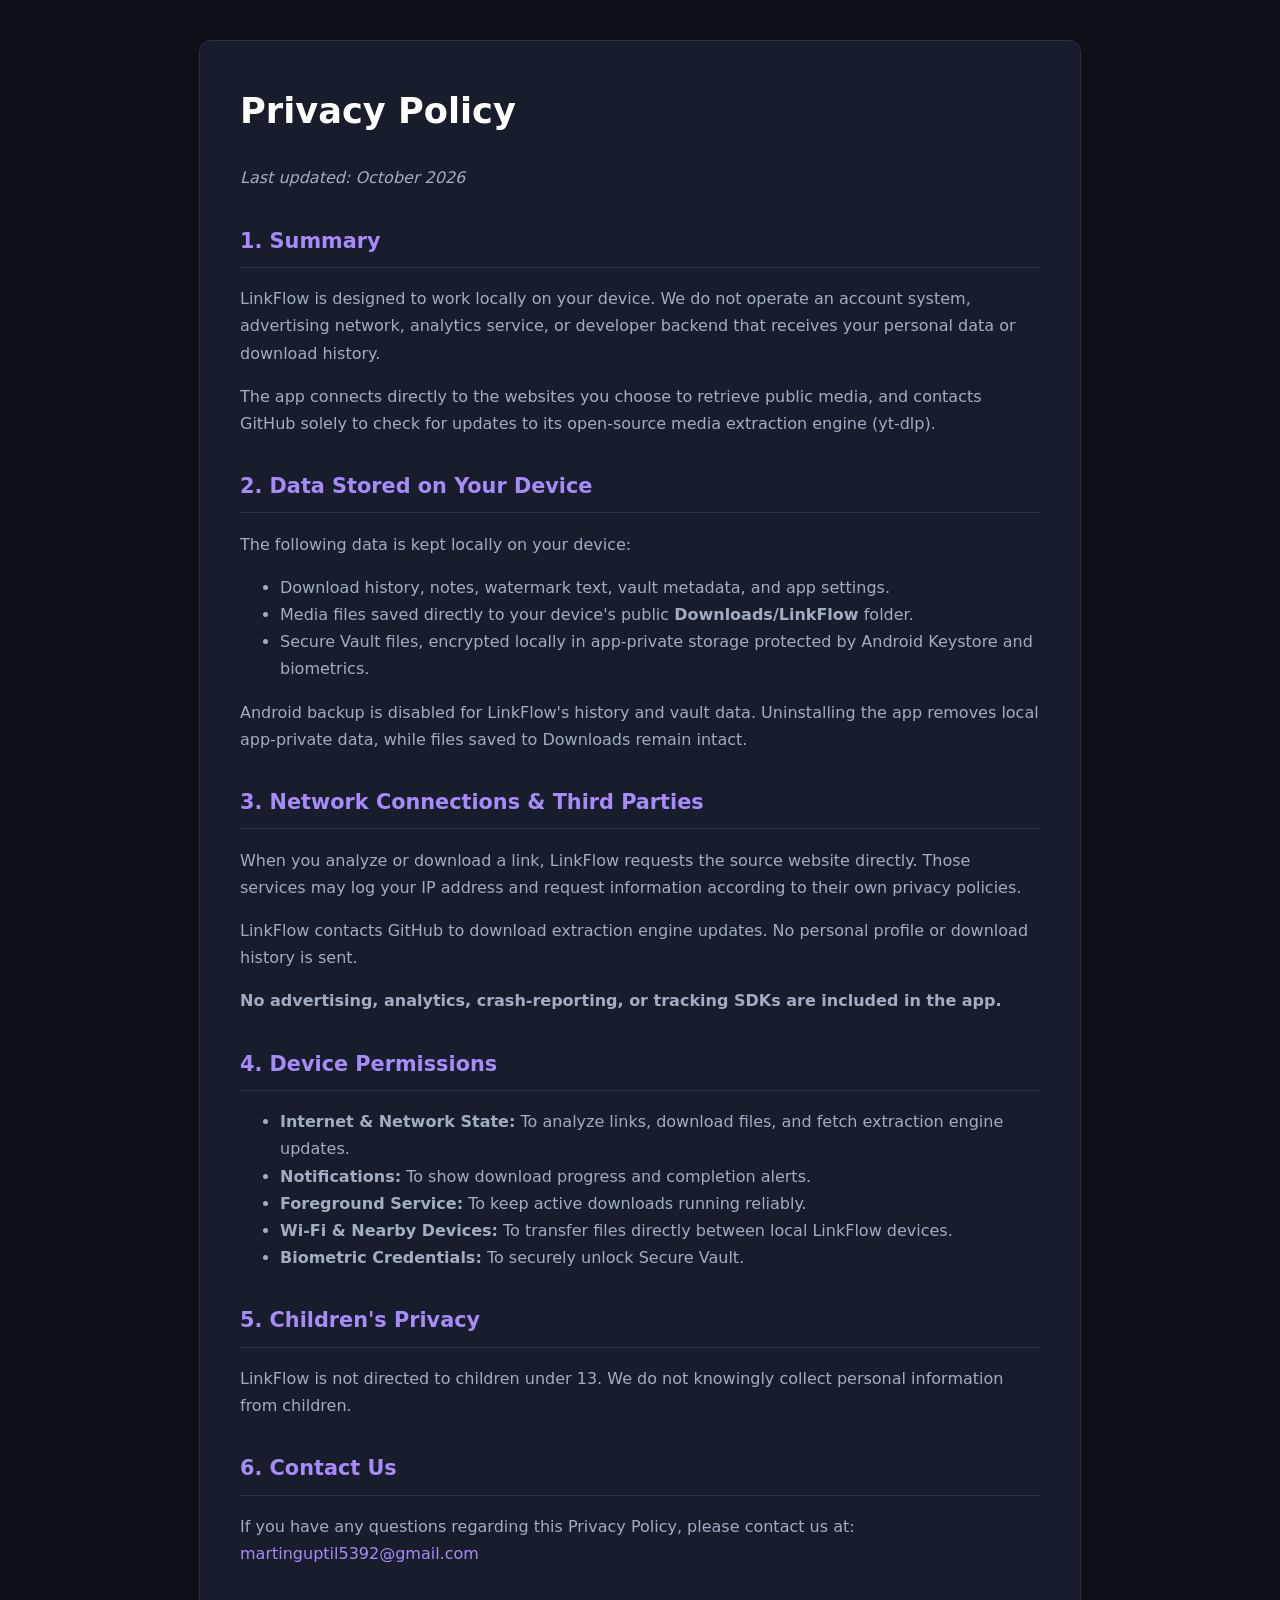
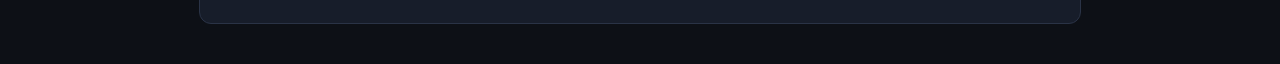
<file: privacy/index.html>
<!DOCTYPE html>
<html lang="en">
<head>
  <meta charset="utf-8">
  <meta name="viewport" content="width=device-width, initial-scale=1">
  <title>Privacy Policy - LinkFlow</title>
  <style>
    body {
      margin: 0;
      padding: 40px 20px;
      background: #0d1016;
      color: #e8ebf2;
      font-family: system-ui, -apple-system, sans-serif;
      line-height: 1.7;
    }
    .container {
      max-width: 800px;
      margin: 0 auto;
      background: #171d2a;
      border: 1px solid #2a3346;
      border-radius: 12px;
      padding: 40px;
    }
    h1 { font-size: 2.2rem; margin-top: 0; color: #fff; }
    h2 { font-size: 1.3rem; margin-top: 32px; color: #a78bfa; border-bottom: 1px solid #2a3346; padding-bottom: 8px; }
    p, li { color: #a3adc2; }
    a { color: #a78bfa; text-decoration: none; }
    a:hover { text-decoration: underline; }
  </style>
</head>
<body>
  <div class="container">
    <h1>Privacy Policy</h1>
    <p><em>Last updated: October 2026</em></p>

    <h2>1. Summary</h2>
    <p>LinkFlow is designed to work locally on your device. We do not operate an account system, advertising network, analytics service, or developer backend that receives your personal data or download history.</p>
    <p>The app connects directly to the websites you choose to retrieve public media, and contacts GitHub solely to check for updates to its open-source media extraction engine (yt-dlp).</p>

    <h2>2. Data Stored on Your Device</h2>
    <p>The following data is kept locally on your device:</p>
    <ul>
      <li>Download history, notes, watermark text, vault metadata, and app settings.</li>
      <li>Media files saved directly to your device's public <strong>Downloads/LinkFlow</strong> folder.</li>
      <li>Secure Vault files, encrypted locally in app-private storage protected by Android Keystore and biometrics.</li>
    </ul>
    <p>Android backup is disabled for LinkFlow's history and vault data. Uninstalling the app removes local app-private data, while files saved to Downloads remain intact.</p>

    <h2>3. Network Connections & Third Parties</h2>
    <p>When you analyze or download a link, LinkFlow requests the source website directly. Those services may log your IP address and request information according to their own privacy policies.</p>
    <p>LinkFlow contacts GitHub to download extraction engine updates. No personal profile or download history is sent.</p>
    <p><strong>No advertising, analytics, crash-reporting, or tracking SDKs are included in the app.</strong></p>

    <h2>4. Device Permissions</h2>
    <ul>
      <li><strong>Internet & Network State:</strong> To analyze links, download files, and fetch extraction engine updates.</li>
      <li><strong>Notifications:</strong> To show download progress and completion alerts.</li>
      <li><strong>Foreground Service:</strong> To keep active downloads running reliably.</li>
      <li><strong>Wi-Fi & Nearby Devices:</strong> To transfer files directly between local LinkFlow devices.</li>
      <li><strong>Biometric Credentials:</strong> To securely unlock Secure Vault.</li>
    </ul>

    <h2>5. Children's Privacy</h2>
    <p>LinkFlow is not directed to children under 13. We do not knowingly collect personal information from children.</p>

    <h2>6. Contact Us</h2>
    <p>If you have any questions regarding this Privacy Policy, please contact us at: <a href="mailto:martinguptil5392@gmail.com">martinguptil5392@gmail.com</a></p>
  </div>
</body>
</html>
</file>
